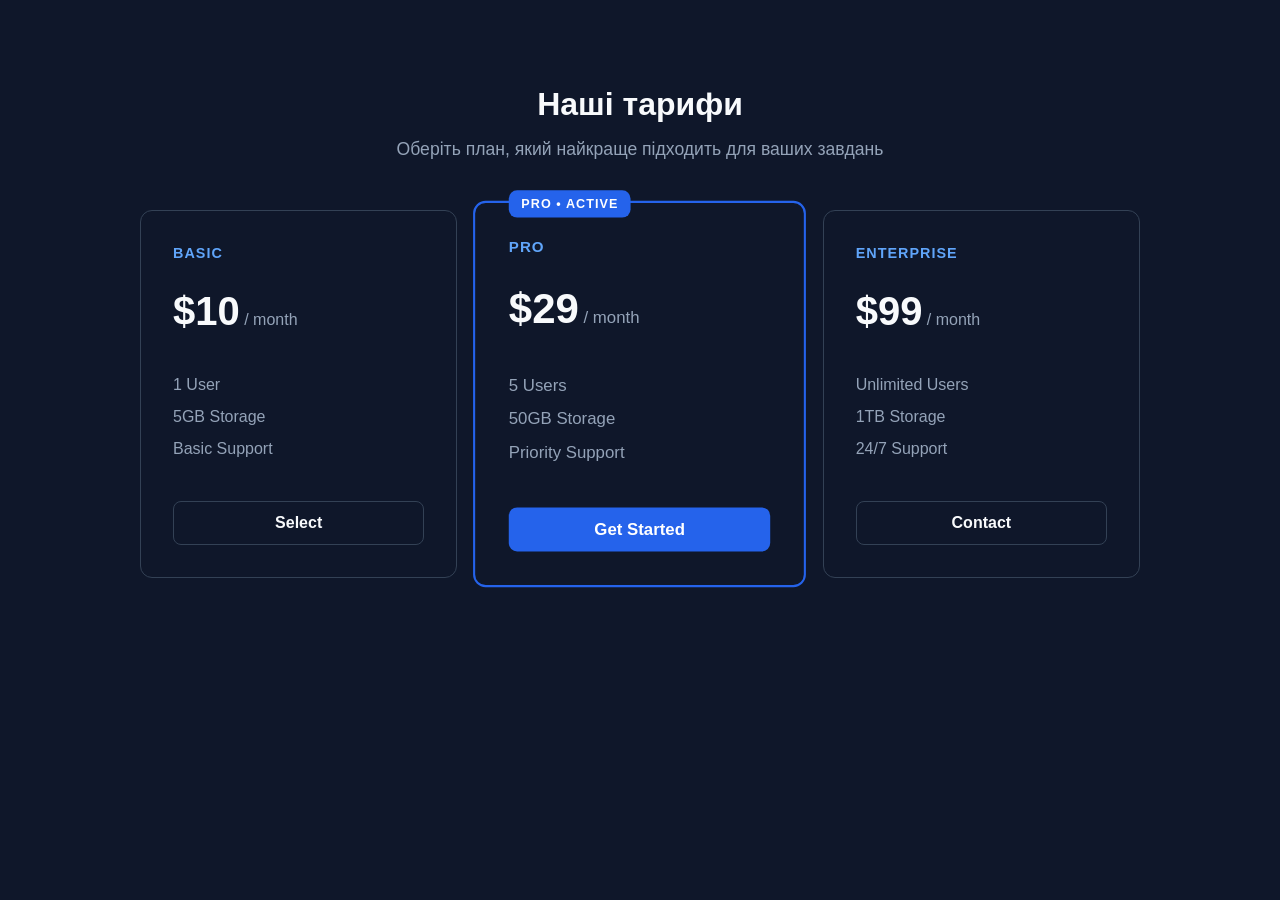
<file: index.html>
<!doctype html>
<html lang="uk">
  <head>
    <meta charset="UTF-8" />
    <meta name="viewport" content="width=device-width, initial-scale=1.0" />
    <title>Наші тарифи</title>
    <link rel="stylesheet" href="styles.css" />
  </head>
  <body>
    <section class="pricing">
      <div class="container">
        <header class="pricing__header">
          <h2>Наші тарифи</h2>
          <p>Оберіть план, який найкраще підходить для ваших завдань</p>
        </header>

        <div class="pricing__grid">
          <article class="pricing-card">
            <h3 class="pricing-card__title">Basic</h3>
            <div class="pricing-card__price">
              <span class="price-value">$10</span><span class="price-period"> / month</span>
            </div>
            <ul class="pricing-card__features">
              <li>1 User</li>
              <li>5GB Storage</li>
              <li>Basic Support</li>
            </ul>
            <button class="btn btn--outline">Select</button>
          </article>

          <article class="pricing-card pricing-card--featured">
            <div class="pricing-card__badge">PRO &bull; ACTIVE</div>
            <h3 class="pricing-card__title">Pro</h3>
            <div class="pricing-card__price">
              <span class="price-value">$29</span><span class="price-period"> / month</span>
            </div>
            <ul class="pricing-card__features">
              <li>5 Users</li>
              <li>50GB Storage</li>
              <li>Priority Support</li>
            </ul>
            <button class="btn btn--solid">Get Started</button>
          </article>

          <article class="pricing-card">
            <h3 class="pricing-card__title">Enterprise</h3>
            <div class="pricing-card__price">
              <span class="price-value">$99</span><span class="price-period"> / month</span>
            </div>
            <ul class="pricing-card__features">
              <li>Unlimited Users</li>
              <li>1TB Storage</li>
              <li>24/7 Support</li>
            </ul>
            <button class="btn btn--outline">Contact</button>
          </article>
        </div>
      </div>
    </section>
  </body>
</html>
</file>
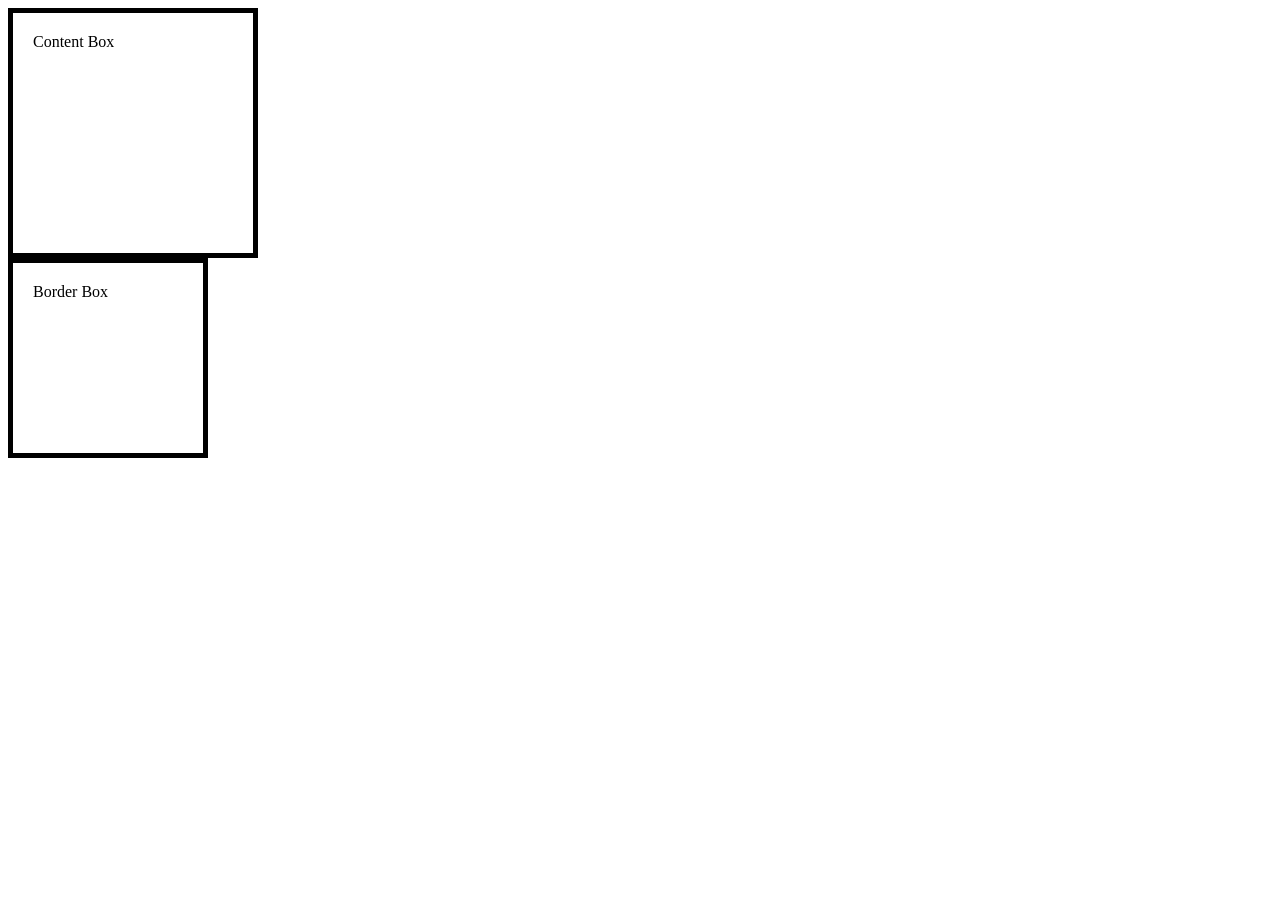
<file: 4.1/index.html>
<!doctype html>
<html lang="en">
  <head>
    <meta charset="UTF-8" />
    <meta name="viewport" content="width=device-width, initial-scale=1.0" />
    <link rel="stylesheet" href="styles.css" />
    <title>Document</title>
  </head>
  <body>
    <div class="box box-content">Content Box</div>
    <div class="box box-border">Border Box</div>
  </body>
</html>
</file>
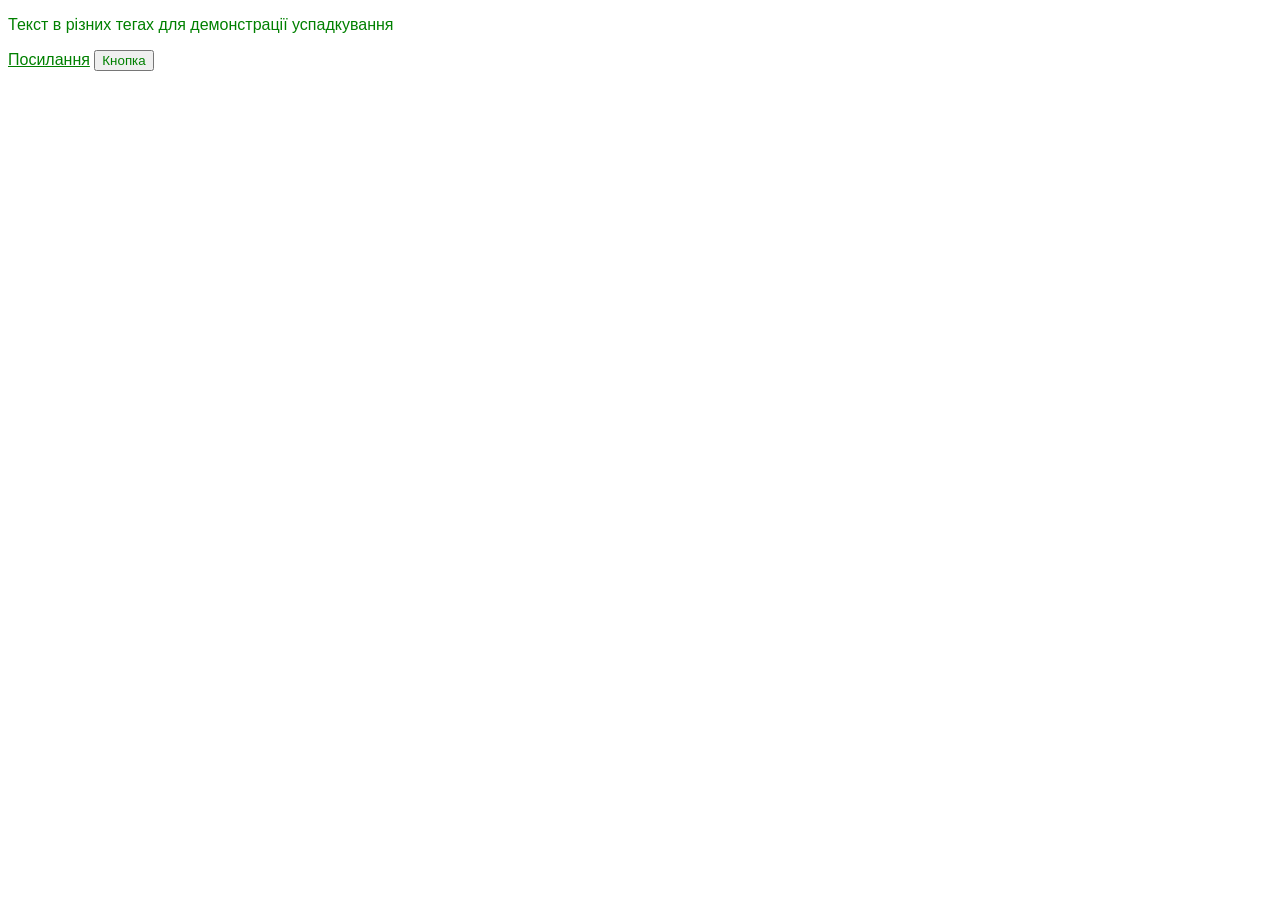
<file: 4.4/index.html>
<!doctype html>
<html lang="en">
  <head>
    <meta charset="UTF-8" />
    <meta name="viewport" content="width=device-width, initial-scale=1.0" />
    <link rel="stylesheet" href="styles.css" />
    <title>Document</title>
  </head>
  <body>
    <p>Текст в різних тегах для демонстрації успадкування</p>
    <a href="#">Посилання</a>
    <button>Кнопка</button>
  </body>
</html>
</file>
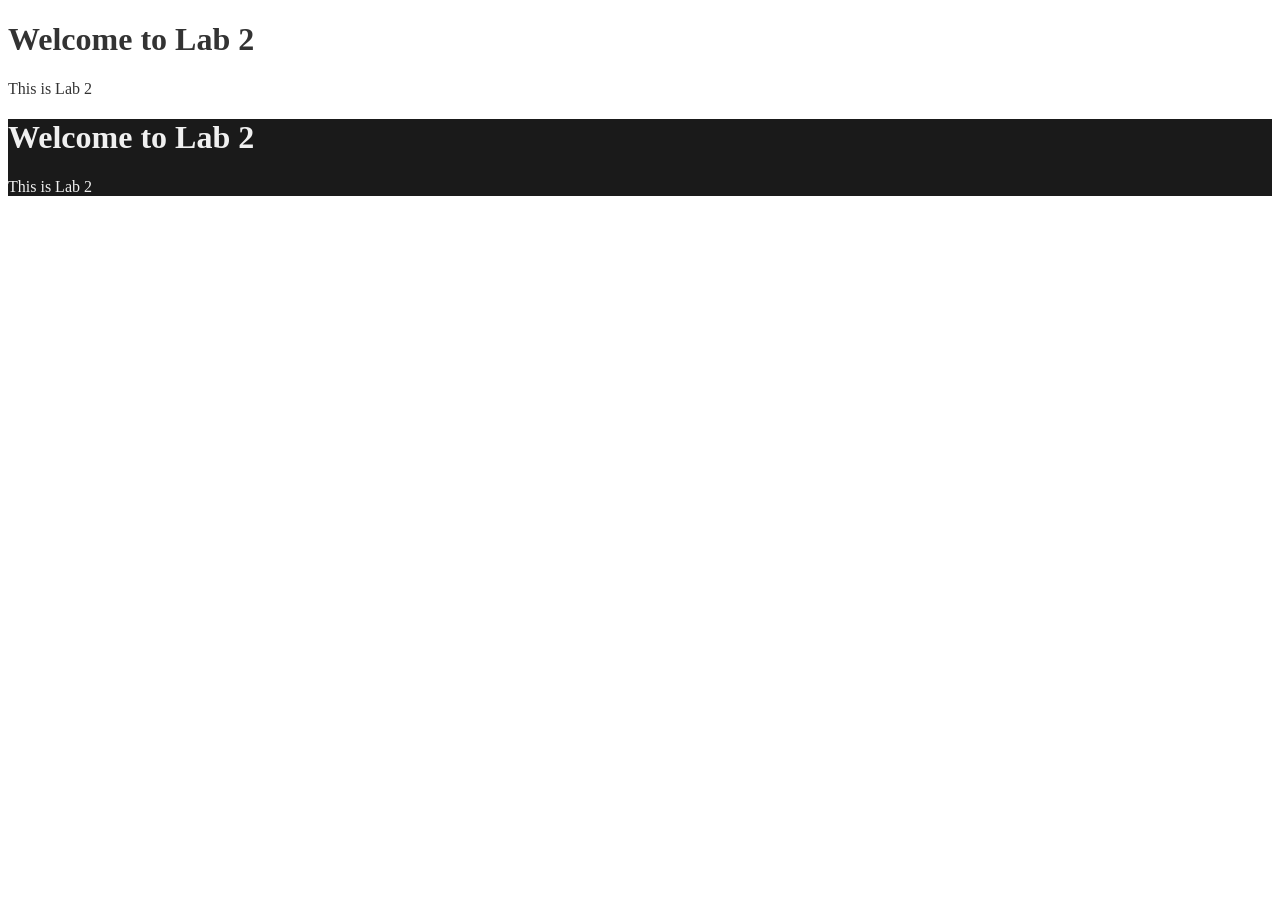
<file: 4.5/index.html>
<!doctype html>
<html lang="en">
  <head>
    <meta charset="UTF-8" />
    <meta name="viewport" content="width=device-width, initial-scale=1.0" />
    <link rel="stylesheet" href="styles.css" />
    <title>Document</title>
  </head>
  <body>
    <div class="card">
      <h1>Welcome to Lab 2</h1>
      <p>This is Lab 2</p>
    </div>

    <div class="card dark-card">
      <h1>Welcome to Lab 2</h1>
      <p>This is Lab 2</p>
    </div>
  </body>
</html>
</file>
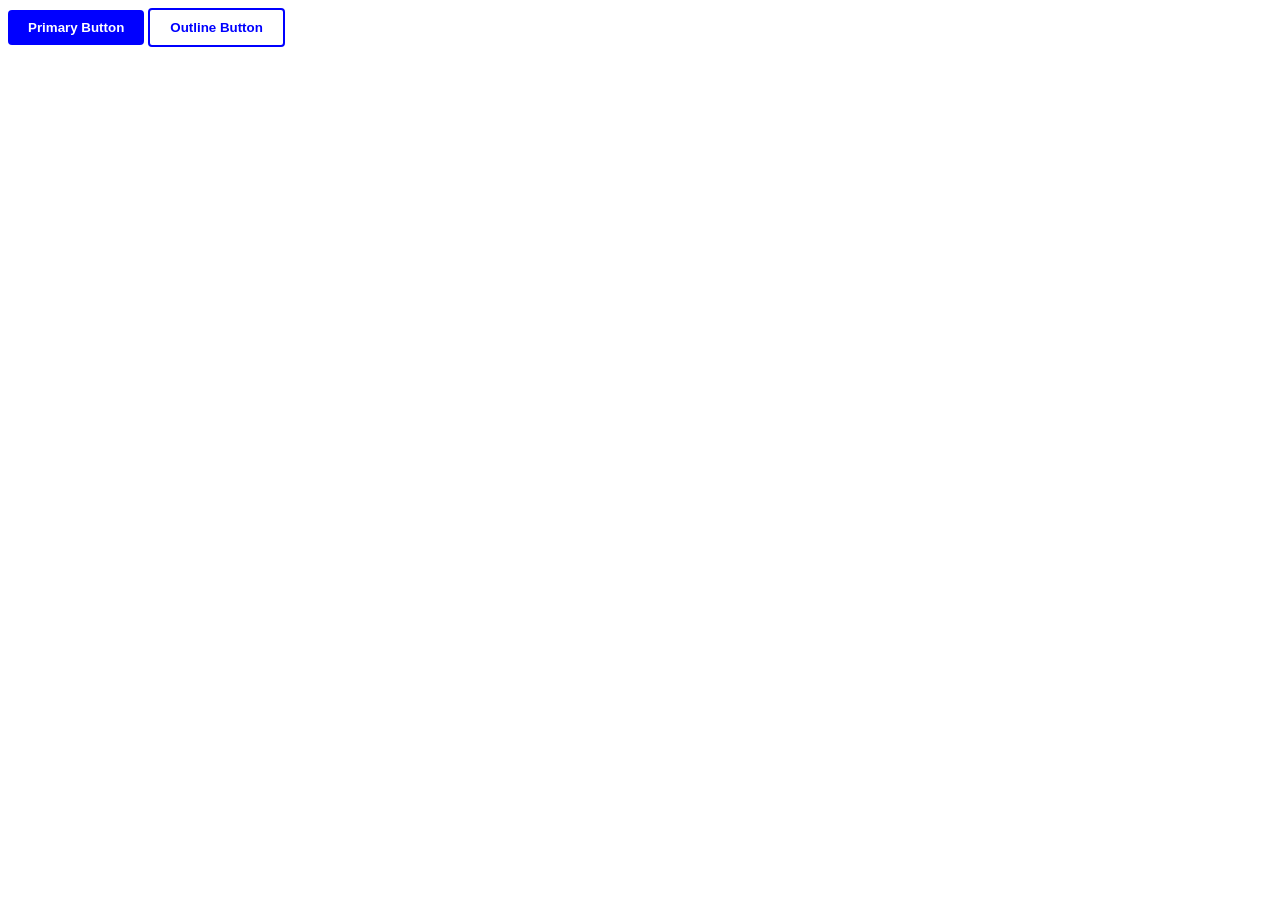
<file: 4.6/index.html>
<!doctype html>
<html lang="en">
  <head>
    <meta charset="UTF-8" />
    <meta name="viewport" content="width=device-width, initial-scale=1.0" />
    <link rel="stylesheet" href="styles.css" />
    <title>Document</title>
  </head>
  <body>
    <button class="btn btn-primary">Primary Button</button>
    <button class="btn btn-outline">Outline Button</button>
  </body>
</html>
</file>
<file: styles.css>
:root {
  --color-bg-body: #0f172a;
  --color-text-main: #f8fafc;
  --color-text-muted: #94a3b8;
  --color-border: #334155;
  --color-accent: #2563eb;
  --color-accent-light: #60a5fa;

  --font-base: 'Inter', sans-serif;

  --spacing-sm: 8px;
  --spacing-md: 16px;
  --spacing-lg: 24px;
  --spacing-xl: 32px;

  --radius-card: 12px;
  --radius-btn: 8px;
}

*,
*::before,
*::after {
  box-sizing: border-box;
}

body {
  margin: 0;
  padding: 0;
  font-family: var(--font-base);
  background-color: var(--color-bg-body);
  color: var(--color-text-main);
  line-height: 1.5;
}

.pricing {
  padding: 80px 20px;
}

.container {
  max-width: 1000px;
  margin: 0 auto;
}

.pricing__header {
  text-align: center;
  margin-bottom: 48px;
}

.pricing__header h2 {
  font-size: 2rem;
  margin: 0 0 var(--spacing-sm);
}

.pricing__header p {
  color: var(--color-text-muted);
  margin: 0;
  font-size: 1.1rem;
}

.pricing__grid {
  display: grid;
  grid-template-columns: repeat(3, 1fr);
  gap: var(--spacing-lg);
  align-items: center;
}

.pricing-card {
  border: 1px solid var(--color-border);
  border-radius: var(--radius-card);
  padding: var(--spacing-xl);
  display: flex;
  flex-direction: column;
  position: relative;
  height: 100%;
}

.pricing-card__title {
  color: var(--color-accent-light);
  text-transform: uppercase;
  letter-spacing: 1px;
  font-size: 0.9rem;
  margin: 0 0 var(--spacing-md);
}

.pricing-card__price {
  margin-bottom: var(--spacing-xl);
}

.price-value {
  font-size: 2.5rem;
  font-weight: bold;
  color: var(--color-text-main);
}

.price-period {
  color: var(--color-text-muted);
  font-size: 1rem;
}

.pricing-card__features {
  list-style: none;
  padding: 0;
  margin: 0 0 var(--spacing-xl) 0;
  flex-grow: 1;
}

.pricing-card__features li {
  margin-bottom: var(--spacing-sm);
  color: var(--color-text-muted);
}

.pricing-card--featured {
  border: 2px solid var(--color-accent);
  transform: scale(1.05);
  z-index: 1;
}

.pricing-card__badge {
  position: absolute;
  top: -12px;
  left: 32px;
  background-color: var(--color-accent);
  color: #fff;
  font-size: 0.75rem;
  font-weight: bold;
  padding: 4px 12px;
  border-radius: 8px;
  letter-spacing: 1px;
}

.btn {
  display: block;
  width: 100%;
  padding: 12px;
  border-radius: var(--radius-btn);
  font-family: inherit;
  font-size: 1rem;
  font-weight: 600;
  text-align: center;
  cursor: pointer;
  transition: all 0.2s ease-in-out;
}

.btn--outline {
  background-color: transparent;
  color: var(--color-text-main);
  border: 1px solid var(--color-border);
}

.btn--solid {
  background-color: var(--color-accent);
  color: #fff;
  border: none;
}

@media (max-width: 768px) {
  .pricing__grid {
    grid-template-columns: 1fr; /* Перехід в один стовпчик */
    gap: var(--spacing-xl);
  }
}
</file>
<file: 4.1/styles.css>
.box {
  width: 200px;
  height: 200px;
  padding: 20px;
  border: 5px solid black;
}
.box-content {
  box-sizing: content-box;
}
.box-border {
  box-sizing: border-box;
}
</file>
<file: 4.4/styles.css>
body {
  font-family: Arial, sans-serif;
  color: green;
}

a,
button {
  color: inherit;
  font-family: inherit;
}
</file>
<file: 4.5/styles.css>
:root {
  --main-color: #333;
  --bg-color: #fff;
}
.card {
  color: var(--main-color);
  background-color: var(--bg-color);
}
.dark-card {
  --main-color: #f0f0f0;
  --bg-color: #1a1a1a;
}
</file>
<file: 4.6/styles.css>
/* Базовий клас */
.btn {
  padding: 10px 20px;
  border-radius: 4px;
  border: none;
  font-weight: bold;
}
/* Класи-модифікатори */
.btn-primary {
  background-color: blue;
  color: white;
}
.btn-outline {
  background-color: transparent;
  border: 2px solid blue;
  color: blue;
}
</file>
